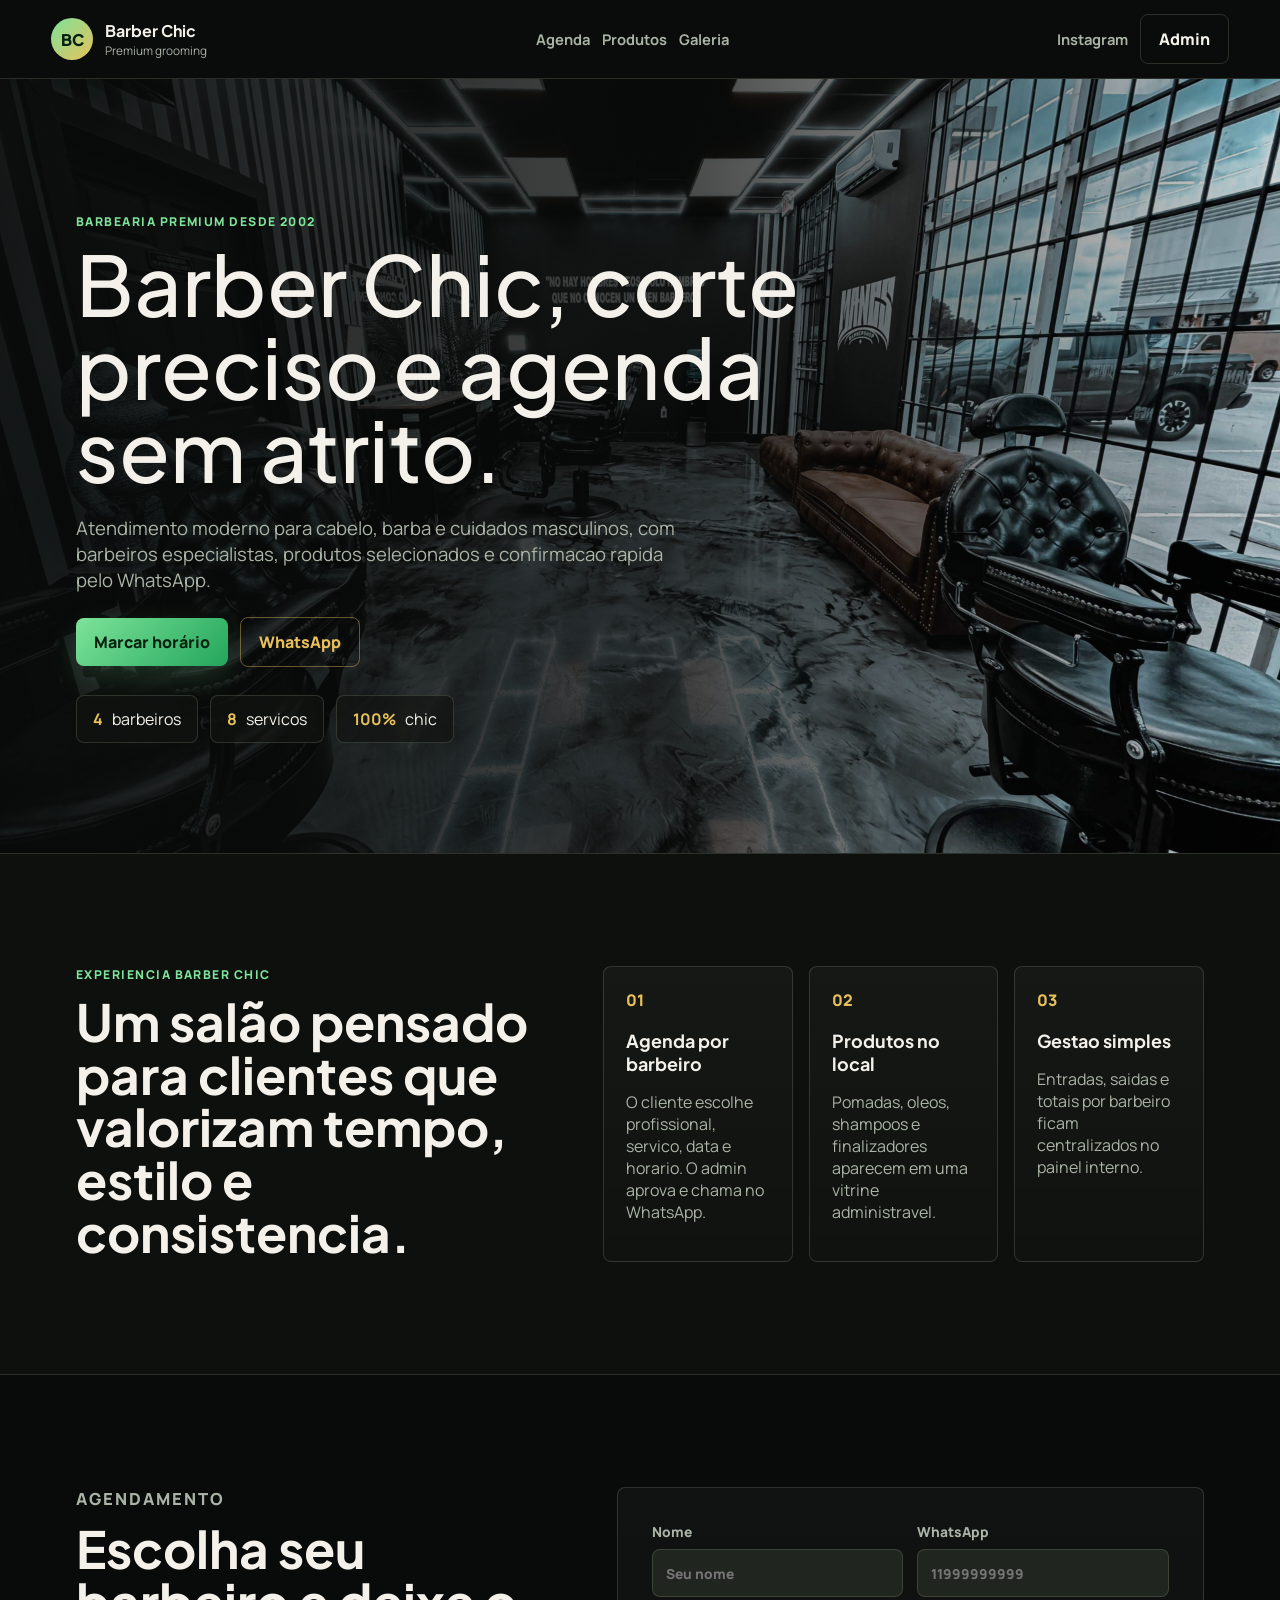
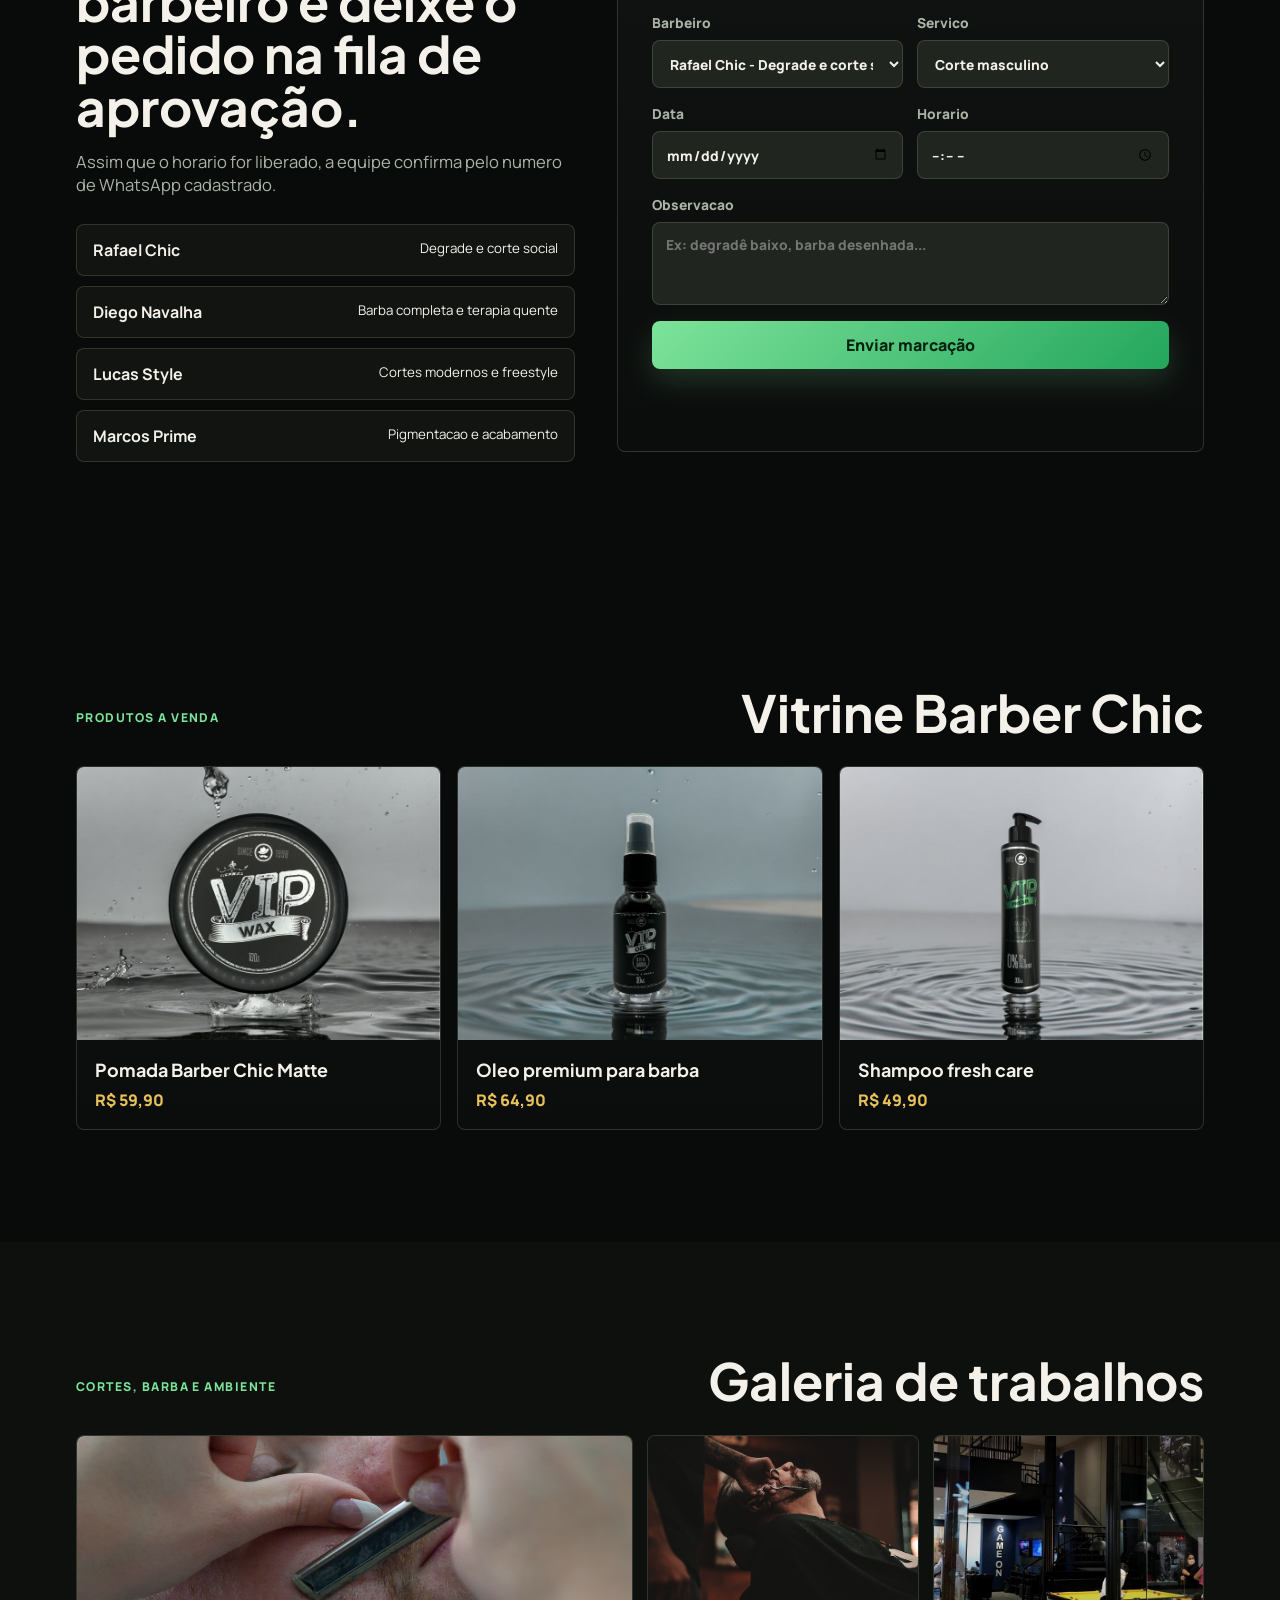
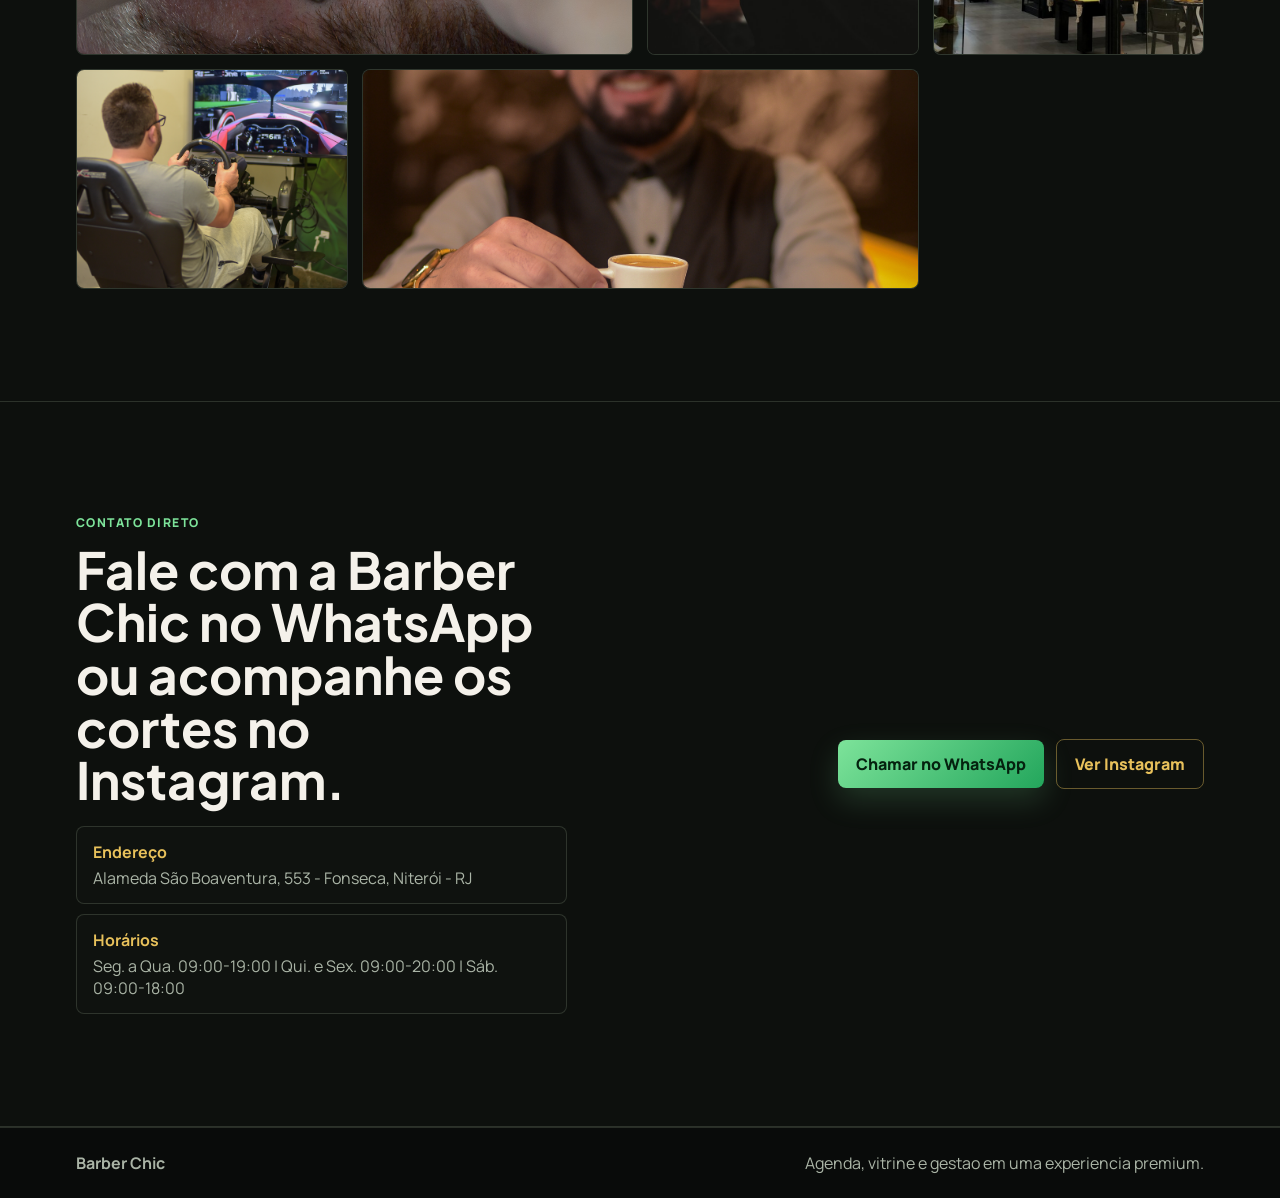
<file: index.html>
<!DOCTYPE html>
<html lang="pt-BR">
  <head>
    <meta charset="UTF-8" />
    <meta name="viewport" content="width=device-width, initial-scale=1.0" />
    <title>Barber Chic | Barbearia moderna</title>
    <meta
      name="description"
      content="Barber Chic: barbearia moderna com agenda online, cortes, barba, produtos premium e atendimento via WhatsApp."
    />
    <link rel="preconnect" href="https://fonts.googleapis.com" />
    <link rel="preconnect" href="https://fonts.gstatic.com" crossorigin />
    <link
      href="https://fonts.googleapis.com/css2?family=Manrope:wght@400;500;600;700;800&family=Plus+Jakarta+Sans:wght@700;800&display=swap"
      rel="stylesheet"
    />
    <link rel="stylesheet" href="styles.css" />
  </head>
  <body>
    <header class="site-header">
      <a class="brand" href="#inicio" aria-label="Barber Chic">
        <span class="brand-mark">BC</span>
        <span>
          <strong>Barber Chic</strong>
          <small>Premium grooming</small>
        </span>
      </a>
      <nav class="nav-links" aria-label="Menu principal">
        <a href="#agenda">Agenda</a>
        <a href="#produtos">Produtos</a>
        <a href="#galeria">Galeria</a>
      </nav>
      <div class="header-actions">
        <a class="icon-link" href="https://www.instagram.com/barberchic.fonseca/" target="_blank" rel="noreferrer">Instagram</a>
        <button class="btn btn-ghost" id="adminOpen" type="button">Admin</button>
      </div>
    </header>

    <main>
      <section class="hero" id="inicio">
        <div class="hero-bg"></div>
        <div class="hero-content">
          <p class="eyebrow">Barbearia premium desde 2002</p>
          <h1>Barber Chic, corte preciso e agenda sem atrito.</h1>
          <p class="hero-copy">
            Atendimento moderno para cabelo, barba e cuidados masculinos, com barbeiros especialistas,
            produtos selecionados e confirmacao rapida pelo WhatsApp.
          </p>
          <div class="hero-actions">
            <a class="btn btn-primary" href="#agenda">Marcar horário</a>
            <a class="btn btn-secondary" href="https://wa.me/5521988657808?text=Olá,%20quero%20falar%20com%20a%20Barber%20Chic" target="_blank" rel="noreferrer">WhatsApp</a>
          </div>
          <div class="hero-stats" aria-label="Destaques">
            <span><strong>4</strong> barbeiros</span>
            <span><strong>8</strong> servicos</span>
            <span><strong>100%</strong> chic</span>
          </div>
        </div>
      </section>

      <section class="section intro-band" aria-label="Experiencia">
        <div>
          <p class="eyebrow">Experiencia Barber Chic</p>
          <h2>Um salão pensado para clientes que valorizam tempo, estilo e consistencia.</h2>
        </div>
        <div class="feature-grid">
          <article>
            <span>01</span>
            <h3>Agenda por barbeiro</h3>
            <p>O cliente escolhe profissional, servico, data e horario. O admin aprova e chama no WhatsApp.</p>
          </article>
          <article>
            <span>02</span>
            <h3>Produtos no local</h3>
            <p>Pomadas, oleos, shampoos e finalizadores aparecem em uma vitrine administravel.</p>
          </article>
          <article>
            <span>03</span>
            <h3>Gestao simples</h3>
            <p>Entradas, saidas e totais por barbeiro ficam centralizados no painel interno.</p>
          </article>
        </div>
      </section>

      <section class="section split" id="agenda">
        <div class="section-copy">
          <p class="eyebrow">Agendamento</p>
          <h2>Escolha seu barbeiro e deixe o pedido na fila de aprovação.</h2>
          <p>
            Assim que o horario for liberado, a equipe confirma pelo numero de WhatsApp cadastrado.
          </p>
          <div class="mini-list" id="barberPreview"></div>
        </div>
        <form class="booking-panel" id="bookingForm">
          <div class="form-row two">
            <label>Nome
              <input required name="clientName" placeholder="Seu nome" />
            </label>
            <label>WhatsApp
              <input required name="clientPhone" inputmode="tel" placeholder="11999999999" />
            </label>
          </div>
          <div class="form-row two">
            <label>Barbeiro
              <select required name="barberId" id="bookingBarber"></select>
            </label>
            <label>Servico
              <select required name="service">
                <option value="Corte masculino">Corte masculino</option>
                <option value="Barba completa">Barba completa</option>
                <option value="Corte + barba">Corte + barba</option>
                <option value="Sobrancelha">Sobrancelha</option>
                <option value="Pigmentacao">Pigmentacao</option>
              </select>
            </label>
          </div>
          <div class="form-row two">
            <label>Data
              <input required type="date" name="date" />
            </label>
            <label>Horario
              <input required type="time" name="time" />
            </label>
          </div>
          <label>Observacao
            <textarea name="notes" rows="3" placeholder="Ex: degradê baixo, barba desenhada..."></textarea>
          </label>
          <button class="btn btn-primary" type="submit">Enviar marcação</button>
          <p class="form-status" id="bookingStatus" role="status"></p>
        </form>
      </section>

      <section class="section" id="produtos">
        <div class="section-heading">
          <p class="eyebrow">Produtos a venda</p>
          <h2>Vitrine Barber Chic</h2>
        </div>
        <div class="card-grid products-grid" id="productsGrid"></div>
      </section>

      <section class="section gallery-section" id="galeria">
        <div class="section-heading">
          <p class="eyebrow">Cortes, barba e ambiente</p>
          <h2>Galeria de trabalhos</h2>
        </div>
        <div class="gallery-grid">
          <figure class="wide"><img src="Barbearia VIP — Barbearia Premium desde 1998_files/jackmac34-barber-3173419-3s43oj6f.jpg" alt="Corte masculino em acabamento" /></figure>
          <figure><img src="Barbearia VIP — Barbearia Premium desde 1998_files/photo-1503951914875-452162b0f3f1" alt="Barbeiro aparando barba" /></figure>
          <figure><img src="Barbearia VIP — Barbearia Premium desde 1998_files/barbearia-interior-cinema_d498eed8.jpg" alt="Interior da barbearia" /></figure>
          <figure><img src="Barbearia VIP — Barbearia Premium desde 1998_files/dsc_7389-doits4qx.jpg" alt="Cliente em atendimento" /></figure>
          <figure class="wide"><img src="Barbearia VIP — Barbearia Premium desde 1998_files/open-bar-vip_bc2260b7.jpg" alt="Espaco premium da barbearia" /></figure>
        </div>
      </section>

      <section class="section contact-band">
        <div>
          <p class="eyebrow">Contato direto</p>
          <h2>Fale com a Barber Chic no WhatsApp ou acompanhe os cortes no Instagram.</h2>
          <div class="contact-details">
            <p><strong>Endereço</strong> Alameda São Boaventura, 553 - Fonseca, Niterói - RJ</p>
            <p><strong>Horários</strong> Seg. a Qua. 09:00-19:00 | Qui. e Sex. 09:00-20:00 | Sáb. 09:00-18:00</p>
          </div>
        </div>
        <div class="contact-actions">
          <a class="btn btn-primary" href="https://wa.me/5521988657808?text=Olá,%20quero%20agendar%20na%20Barber%20Chic" target="_blank" rel="noreferrer">Chamar no WhatsApp</a>
          <a class="btn btn-secondary" href="https://www.instagram.com/barberchic.fonseca/" target="_blank" rel="noreferrer">Ver Instagram</a>
        </div>
      </section>

      <section class="section admin-shell hidden" id="financeiro" aria-live="polite">
        <div class="admin-header">
          <div>
            <p class="eyebrow">Painel interno</p>
            <h2>Gestao Barber Chic</h2>
          </div>
          <button class="btn btn-ghost" id="adminClose" type="button">Sair do admin</button>
        </div>
        <div class="admin-tabs" role="tablist" aria-label="Painel administrativo">
          <button class="active" data-tab="appointments" type="button">Agendamentos</button>
          <button data-tab="barbers" type="button">Barbeiros</button>
          <button data-tab="products" type="button">Produtos</button>
          <button data-tab="finance" type="button">Financeiro</button>
        </div>

        <div class="admin-panel active" id="tab-appointments">
          <div class="panel-heading">
            <h3>Solicitacoes de agenda</h3>
            <span id="appointmentsCount"></span>
          </div>
          <div class="admin-list" id="appointmentsList"></div>
        </div>

        <div class="admin-panel" id="tab-barbers">
          <form class="admin-form" id="barberForm">
            <input required name="name" placeholder="Nome do barbeiro" />
            <input required name="specialty" placeholder="Especialidade" />
            <button class="btn btn-primary" type="submit">Adicionar barbeiro</button>
          </form>
          <div class="admin-list" id="barbersList"></div>
        </div>

        <div class="admin-panel" id="tab-products">
          <form class="admin-form" id="productForm">
            <input required name="name" placeholder="Produto" />
            <input required name="price" inputmode="decimal" placeholder="Preco" />
            <input name="image" placeholder="URL ou caminho da imagem" />
            <button class="btn btn-primary" type="submit">Adicionar produto</button>
          </form>
          <div class="admin-list" id="productsList"></div>
        </div>

        <div class="admin-panel" id="tab-finance">
          <form class="admin-form finance-form" id="financeForm">
            <select required name="barberId" id="financeBarber"></select>
            <select required name="type">
              <option value="income">Entrada</option>
              <option value="expense">Saida</option>
            </select>
            <input required name="amount" inputmode="decimal" placeholder="Valor" />
            <input required name="description" placeholder="Descricao" />
            <button class="btn btn-primary" type="submit">Lancar</button>
          </form>
          <div class="finance-summary" id="financeSummary"></div>
          <div class="admin-list" id="financeList"></div>
        </div>
      </section>
    </main>

    <dialog class="login-modal" id="loginModal">
      <form method="dialog" class="login-card" id="loginForm">
        <button class="modal-close" id="loginClose" type="button" aria-label="Fechar">x</button>
        <p class="eyebrow">Acesso interno</p>
        <h2>Entrar no admin</h2>
        <label>Senha
          <input id="adminPassword" type="password" autocomplete="current-password" placeholder="Digite a senha" />
        </label>
        <button class="btn btn-primary" value="default" type="submit">Acessar painel</button>
        <p class="form-status" id="loginStatus" role="status"></p>
      </form>
    </dialog>

    <footer class="footer">
      <strong>Barber Chic</strong>
      <span>Agenda, vitrine e gestao em uma experiencia premium.</span>
    </footer>

    <script src="app.js"></script>
  </body>
</html>
</file>
<file: styles.css>
:root {
  --bg: #090b0a;
  --surface: #111411;
  --surface-2: #181c17;
  --text: #f4f1ea;
  --muted: #aab4a6;
  --line: rgba(205, 231, 191, 0.16);
  --green: #7de39a;
  --green-dark: #0b6b3a;
  --gold: #e8c15b;
  --danger: #ff7878;
  --radius: 8px;
}

* {
  box-sizing: border-box;
}

html {
  scroll-behavior: smooth;
}

body {
  margin: 0;
  font-family: Manrope, Arial, sans-serif;
  color: var(--text);
  background: var(--bg);
}

img {
  display: block;
  width: 100%;
  height: 100%;
  object-fit: cover;
}

a {
  color: inherit;
  text-decoration: none;
}

button,
input,
select,
textarea {
  font: inherit;
}

.site-header {
  position: sticky;
  top: 0;
  z-index: 20;
  display: flex;
  align-items: center;
  justify-content: space-between;
  gap: 18px;
  padding: 14px clamp(16px, 4vw, 56px);
  background: rgba(11, 13, 12, 0.88);
  border-bottom: 1px solid var(--line);
  backdrop-filter: blur(18px);
}

.brand,
.header-actions,
.nav-links,
.hero-actions,
.contact-actions {
  display: flex;
  align-items: center;
  gap: 12px;
}

.brand-mark {
  display: grid;
  place-items: center;
  width: 42px;
  height: 42px;
  color: #06200f;
  font-family: "Plus Jakarta Sans", sans-serif;
  font-weight: 800;
  background: linear-gradient(135deg, var(--green), var(--gold));
  border-radius: 50%;
}

.brand strong,
h1,
h2,
h3 {
  font-family: "Plus Jakarta Sans", Manrope, sans-serif;
  letter-spacing: 0;
}

.brand small {
  display: block;
  color: var(--muted);
  font-size: 0.74rem;
}

.nav-links a,
.icon-link {
  color: var(--muted);
  font-size: 0.92rem;
  font-weight: 700;
}

.nav-links a:hover,
.icon-link:hover {
  color: var(--green);
}

.btn {
  border: 0;
  border-radius: var(--radius);
  padding: 13px 18px;
  font-weight: 800;
  transition: transform 0.2s ease, box-shadow 0.2s ease, border-color 0.2s ease;
}

.btn:hover {
  transform: translateY(-1px);
}

.btn-primary {
  color: #05220f;
  background: linear-gradient(135deg, var(--green), #23a65c);
  box-shadow: 0 12px 30px rgba(125, 227, 154, 0.18);
}

.btn-secondary,
.btn-ghost {
  color: var(--gold);
  background: transparent;
  border: 1px solid rgba(232, 193, 91, 0.42);
}

.btn-ghost {
  color: var(--text);
  border-color: var(--line);
}

.hero {
  position: relative;
  min-height: 86vh;
  display: grid;
  align-items: center;
  padding: 96px clamp(16px, 6vw, 76px) 72px;
  overflow: hidden;
}

.hero-bg {
  position: absolute;
  inset: 0;
  background:
    linear-gradient(90deg, rgba(9, 11, 10, 0.94), rgba(9, 11, 10, 0.76) 52%, rgba(9, 11, 10, 0.18)),
    url("Barbearia VIP — Barbearia Premium desde 1998_files/hero-barbershop_e02c05de.jpg") center/cover;
}

.hero-content {
  position: relative;
  max-width: 760px;
}

.eyebrow {
  margin: 0 0 12px;
  color: var(--green);
  font-size: 0.76rem;
  font-weight: 800;
  letter-spacing: 0.12em;
  text-transform: uppercase;
}

h1 {
  max-width: 780px;
  margin: 0;
  font-size: clamp(2.65rem, 6.5vw, 5.4rem);
  font-weight: 500;
  line-height: 1;
}

h2 {
  margin: 0;
  font-size: clamp(2rem, 4vw, 3.6rem);
  line-height: 1.03;
}

h3 {
  margin: 0;
  font-size: 1.12rem;
}

.hero-copy,
.section-copy p,
.feature-grid p,
.footer,
.form-status {
  color: var(--muted);
}

.hero-copy {
  max-width: 620px;
  margin: 24px 0;
  font-size: 1.16rem;
}

.hero-stats {
  display: flex;
  flex-wrap: wrap;
  gap: 12px;
  margin-top: 28px;
}

.hero-stats span {
  padding: 12px 16px;
  border: 1px solid var(--line);
  border-radius: var(--radius);
  background: rgba(17, 20, 17, 0.72);
}

.hero-stats strong {
  margin-right: 6px;
  color: var(--gold);
}

.section {
  padding: clamp(64px, 9vw, 112px) clamp(16px, 6vw, 76px);
}

.intro-band,
.contact-band {
  display: grid;
  grid-template-columns: minmax(0, 0.9fr) minmax(0, 1.1fr);
  gap: 36px;
  background: #0d100d;
  border-block: 1px solid var(--line);
}

.feature-grid,
.card-grid {
  display: grid;
  grid-template-columns: repeat(3, minmax(0, 1fr));
  gap: 16px;
}

.feature-grid article,
.product-card,
.booking-panel,
.login-card,
.admin-shell,
.admin-list article,
.summary-card {
  background: linear-gradient(180deg, rgba(255,255,255,0.035), rgba(255,255,255,0.012));
  border: 1px solid var(--line);
  border-radius: var(--radius);
}

.feature-grid article {
  padding: 22px;
}

.feature-grid span {
  display: inline-block;
  margin-bottom: 18px;
  color: var(--gold);
  font-weight: 800;
}

.split {
  display: grid;
  grid-template-columns: minmax(0, 0.85fr) minmax(320px, 1fr);
  gap: 42px;
  align-items: start;
}

.section-copy {
  position: sticky;
  top: 96px;
}

.section-copy p {
  font-size: 1.04rem;
}

.mini-list {
  display: grid;
  gap: 10px;
  margin-top: 28px;
}

.mini-list span {
  display: flex;
  justify-content: space-between;
  gap: 16px;
  padding: 14px 16px;
  background: var(--surface);
  border: 1px solid var(--line);
  border-radius: var(--radius);
}

.booking-panel,
.login-card {
  display: grid;
  gap: 16px;
  padding: clamp(20px, 4vw, 34px);
}

.form-row.two,
.admin-form,
.finance-form,
.finance-summary {
  display: grid;
  grid-template-columns: repeat(2, minmax(0, 1fr));
  gap: 14px;
}

label {
  display: grid;
  gap: 8px;
  color: var(--muted);
  font-size: 0.86rem;
  font-weight: 800;
}

input,
select,
textarea {
  width: 100%;
  min-height: 48px;
  color: var(--text);
  background: #20251f;
  border: 1px solid var(--line);
  border-radius: var(--radius);
  padding: 12px 13px;
  outline: none;
}

textarea {
  resize: vertical;
}

input:focus,
select:focus,
textarea:focus {
  border-color: var(--green);
  box-shadow: 0 0 0 3px rgba(125, 227, 154, 0.12);
}

.section-heading {
  display: flex;
  justify-content: space-between;
  align-items: end;
  gap: 24px;
  margin-bottom: 28px;
}

.product-card {
  overflow: hidden;
}

.product-card .image {
  aspect-ratio: 4 / 3;
  background: #20251f;
}

.product-card .content {
  display: grid;
  gap: 8px;
  padding: 18px;
}

.price {
  color: var(--gold);
  font-weight: 800;
}

.gallery-section {
  background: #0d100d;
}

.gallery-grid {
  display: grid;
  grid-template-columns: repeat(4, minmax(0, 1fr));
  grid-auto-rows: 220px;
  gap: 14px;
}

.gallery-grid figure {
  margin: 0;
  overflow: hidden;
  border: 1px solid var(--line);
  border-radius: var(--radius);
  background: var(--surface);
  transition: border-color 0.25s ease, box-shadow 0.25s ease, transform 0.25s ease;
}

.gallery-grid figure:hover {
  border-color: rgba(125, 227, 154, 0.58);
  box-shadow: 0 20px 45px rgba(0, 0, 0, 0.34);
  transform: translateY(-2px);
}

.gallery-grid figure img {
  transform: scale(1);
  transition: transform 0.55s ease, filter 0.55s ease;
}

.gallery-grid figure:hover img {
  filter: saturate(1.08) contrast(1.04);
  transform: scale(1.08);
}

.gallery-grid .wide {
  grid-column: span 2;
}

.contact-band {
  align-items: center;
}

.contact-actions {
  justify-content: end;
  flex-wrap: wrap;
}

.contact-details {
  display: grid;
  gap: 10px;
  margin-top: 20px;
  color: var(--muted);
}

.contact-details p {
  margin: 0;
  padding: 14px 16px;
  background: rgba(17, 20, 17, 0.72);
  border: 1px solid var(--line);
  border-radius: var(--radius);
}

.contact-details strong {
  display: block;
  margin-bottom: 4px;
  color: var(--gold);
}

.admin-shell {
  margin: 0 clamp(16px, 6vw, 76px) clamp(64px, 9vw, 112px);
  padding: clamp(18px, 4vw, 30px);
}

.hidden {
  display: none !important;
}

.admin-header,
.panel-heading {
  display: flex;
  align-items: center;
  justify-content: space-between;
  gap: 16px;
}

.admin-tabs {
  display: flex;
  flex-wrap: wrap;
  gap: 10px;
  margin: 22px 0;
}

.admin-tabs button {
  color: var(--muted);
  background: var(--surface-2);
  border: 1px solid var(--line);
  border-radius: var(--radius);
  padding: 11px 14px;
  font-weight: 800;
}

.admin-tabs button.active {
  color: #06200f;
  background: var(--green);
}

.admin-panel {
  display: none;
}

.admin-panel.active {
  display: grid;
  gap: 18px;
}

.admin-form {
  grid-template-columns: 1fr 1fr auto;
  align-items: end;
}

.finance-form {
  grid-template-columns: 1fr 0.8fr 0.8fr 1.2fr auto;
}

.admin-list {
  display: grid;
  gap: 12px;
}

.admin-list article {
  display: grid;
  grid-template-columns: minmax(0, 1fr) auto;
  gap: 16px;
  align-items: center;
  padding: 16px;
}

.item-actions {
  display: flex;
  flex-wrap: wrap;
  gap: 8px;
  justify-content: end;
}

.small-btn {
  border: 1px solid var(--line);
  border-radius: var(--radius);
  padding: 9px 11px;
  color: var(--text);
  background: #20251f;
  font-weight: 800;
}

.small-btn.ok {
  color: #06200f;
  background: var(--green);
}

.small-btn.warn {
  color: var(--danger);
}

.status {
  display: inline-flex;
  width: fit-content;
  margin-top: 6px;
  padding: 5px 8px;
  border-radius: 999px;
  color: #06140c;
  background: var(--gold);
  font-size: 0.78rem;
  font-weight: 800;
}

.status.approved {
  background: var(--green);
}

.finance-summary {
  grid-template-columns: repeat(4, minmax(0, 1fr));
}

.summary-card {
  padding: 18px;
}

.summary-card small {
  display: block;
  color: var(--muted);
}

.summary-card strong {
  display: block;
  margin-top: 8px;
  color: var(--gold);
  font-size: 1.35rem;
}

.login-modal {
  color: var(--text);
  background: transparent;
  border: 0;
}

.login-modal::backdrop {
  background: rgba(0, 0, 0, 0.72);
  backdrop-filter: blur(8px);
}

.login-card {
  position: relative;
  width: min(420px, calc(100vw - 30px));
  background: #111411;
}

.modal-close {
  position: absolute;
  top: 12px;
  right: 12px;
  width: 34px;
  height: 34px;
  color: var(--text);
  background: #20251f;
  border: 1px solid var(--line);
  border-radius: 50%;
}

.footer {
  display: flex;
  justify-content: space-between;
  gap: 16px;
  padding: 24px clamp(16px, 6vw, 76px);
  border-top: 1px solid var(--line);
}

@media (max-width: 980px) {
  .nav-links {
    display: none;
  }

  .intro-band,
  .split,
  .contact-band {
    grid-template-columns: 1fr;
  }

  .section-copy {
    position: static;
  }

  .feature-grid,
  .card-grid,
  .finance-summary {
    grid-template-columns: repeat(2, minmax(0, 1fr));
  }

  .admin-form,
  .finance-form {
    grid-template-columns: 1fr 1fr;
  }

  .gallery-grid {
    grid-template-columns: repeat(2, minmax(0, 1fr));
  }
}

@media (max-width: 640px) {
  .site-header {
    align-items: flex-start;
    flex-direction: column;
  }

  .header-actions,
  .hero-actions,
  .contact-actions {
    width: 100%;
  }

  .header-actions .btn,
  .hero-actions .btn,
  .contact-actions .btn {
    flex: 1;
    text-align: center;
  }

  .form-row.two,
  .feature-grid,
  .card-grid,
  .finance-summary,
  .admin-form,
  .finance-form {
    grid-template-columns: 1fr;
  }

  .gallery-grid {
    grid-auto-rows: 190px;
  }

  .gallery-grid .wide {
    grid-column: span 1;
  }

  .admin-list article {
    grid-template-columns: 1fr;
  }

  .item-actions {
    justify-content: start;
  }

  .footer {
    flex-direction: column;
  }
}

@media (max-width: 520px) {
  h1 {
    font-size: clamp(2.25rem, 12vw, 3.8rem);
  }
}
</file>
